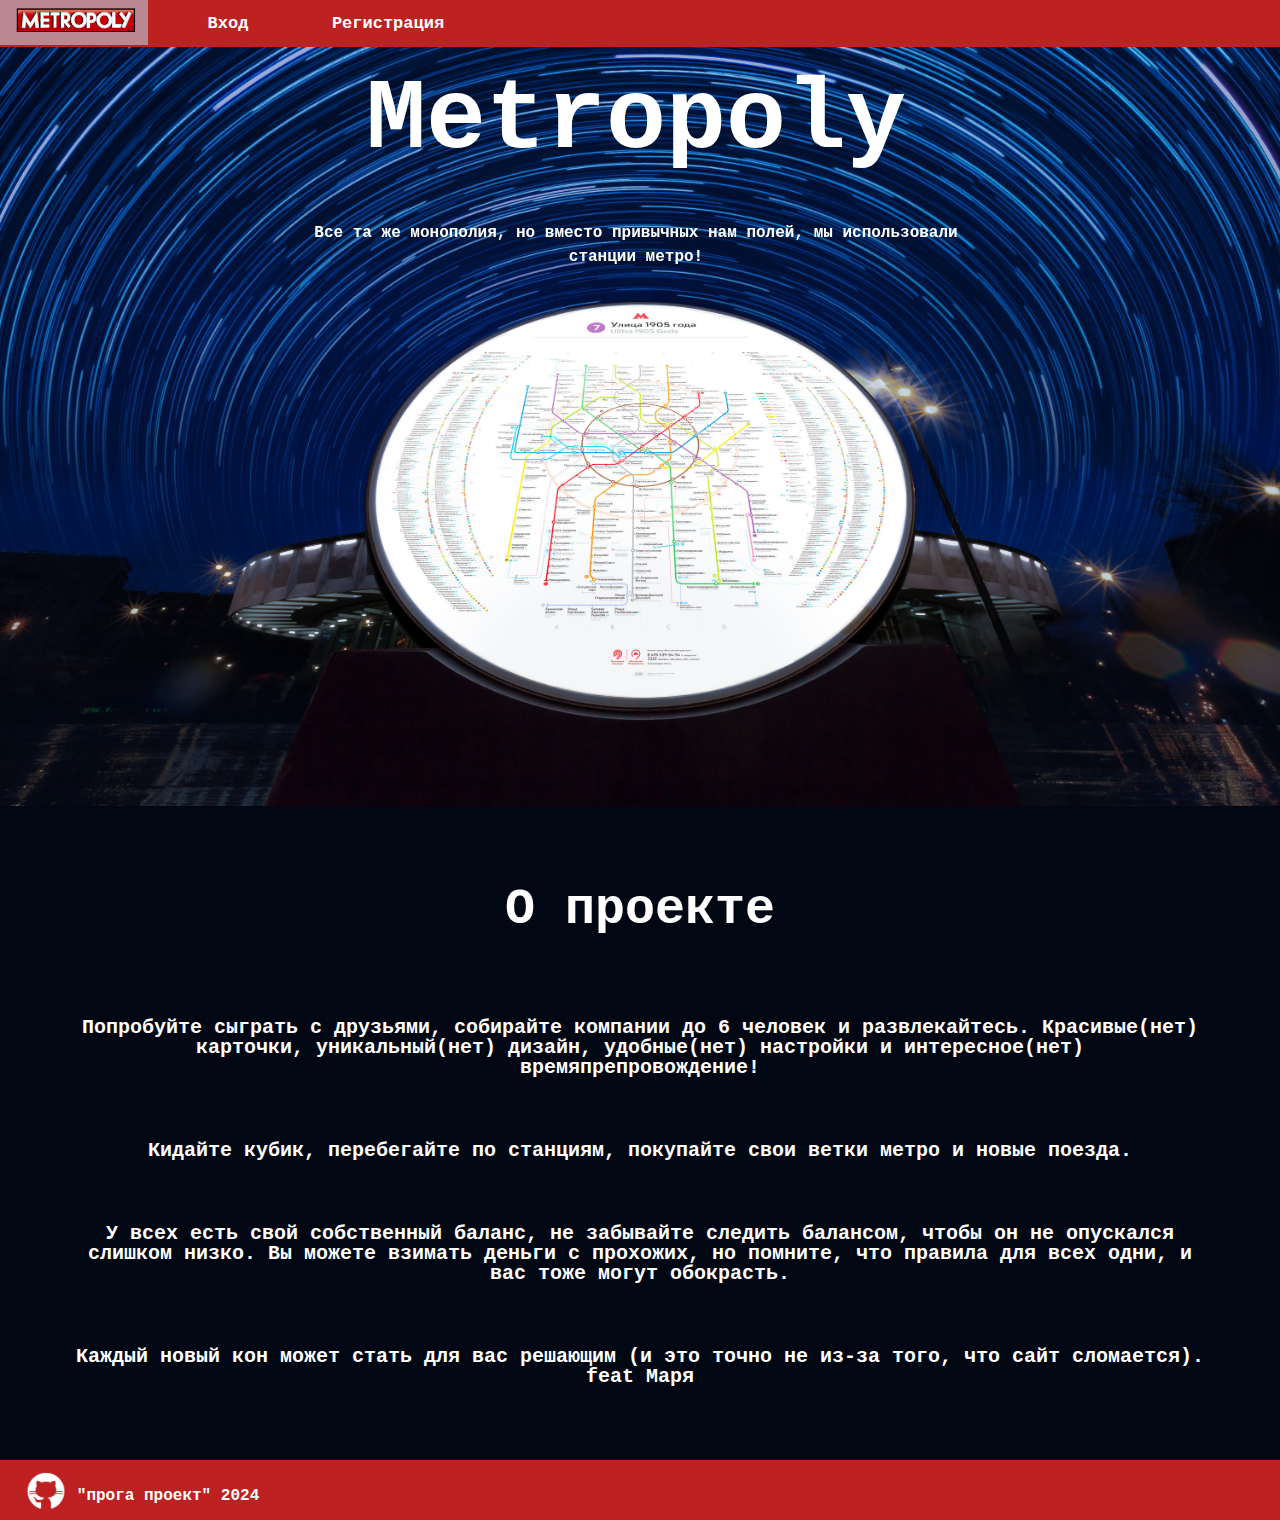
<file: metro/html/index.html>
<!DOCTYPE html>
<html lang="ru">
<head>
  <meta charset="UTF-8">
  <meta name="viewport" content="width=device-width, initial-scale=1.0">
  <title>Добро пожаловать!</title>
  <link rel="stylesheet" href="../css/index.css">
  <link rel="stylesheet" href="https://fonts.google.com/share?selection.family=El+Messiri:wght@400..700"/>
</head>

<body>

  <div class="container">
    <div class="topnav">
        <a class="click" href="#" style="padding: 0 20px 0 0;" onclick="to-main"><img src="../media/images/logo.svg" width="150" height="40" position="relative" left="0"></a>
        <a class = "click" href="#" onclick="enter">Вход</a>
        <a class = "click" href="#" onclick="reg" >Регистрация</a>
    </div>
    <div style="overflow: hidden; position:absolute; left: 20%; top:5%;">
      <div class="text_container">
        <h1 style="color:white;">
            <span>Metropoly</span>
        </h1>
        
    </div>
    <div class = "text_container">
      <h1 style="color:white; font-size:medium;">
        <span style = "line-height:1.5;">Все та же монополия, но вместо привычных нам полей, мы использовали станции метро!</span></h1>

    </div>
  </div>
    <img src = "../media/images/main_backgound.jpg" width="100%" height="100%">
  </div>
  </div>
  <center>  
    <h1 style="color:white;">
      <span style="font-size: 50px; padding: 10px; margin: 5% 3% 0% 3%;">О проекте</span>
    </h1>
    <h1 style="color:white; font-size: 20px;  padding: 10px; margin: 0%; 5%">
    <span style=" margin: 5%;">Попробуйте сыграть с друзьями, собирайте компании до 6 человек и развлекайтесь. Красивые(нет) карточки, уникальный(нет) дизайн, удобные(нет) настройки и интересное(нет) времяпрепровождение!</span>
    <span style=" margin: 5%;">Кидайте кубик, перебегайте по станциям, покупайте свои ветки метро и новые поезда.</span>
    <span style=" margin: 5%;">У всех есть свой собственный баланс, не забывайте следить балансом,  чтобы он не опускался слишком низко. Вы можете взимать деньги с прохожих, но помните, что правила для всех одни, и вас тоже могут обокрасть. </span>
    <span style=" margin: 5%;">Каждый новый кон может стать для вас решающим (и это точно не из-за того, что сайт сломается). feat Маря</span>
    </h1>
  </center>

  <div class="down-part">
    <a href="https://github.com/TheFlotingCat/Metropoly" style="left:2%; position: absolute; transform: translate(0, 25%);"><img src="../media/images/icons/github-l.png" height="40" width="40" /></a>
    <p style="left:6%; position: absolute; top:45%; color: white;">"прога проект" 2024</p>
  </div>



<!-- </div> -->
<h1> </h1>
</body>
</html>
</file>
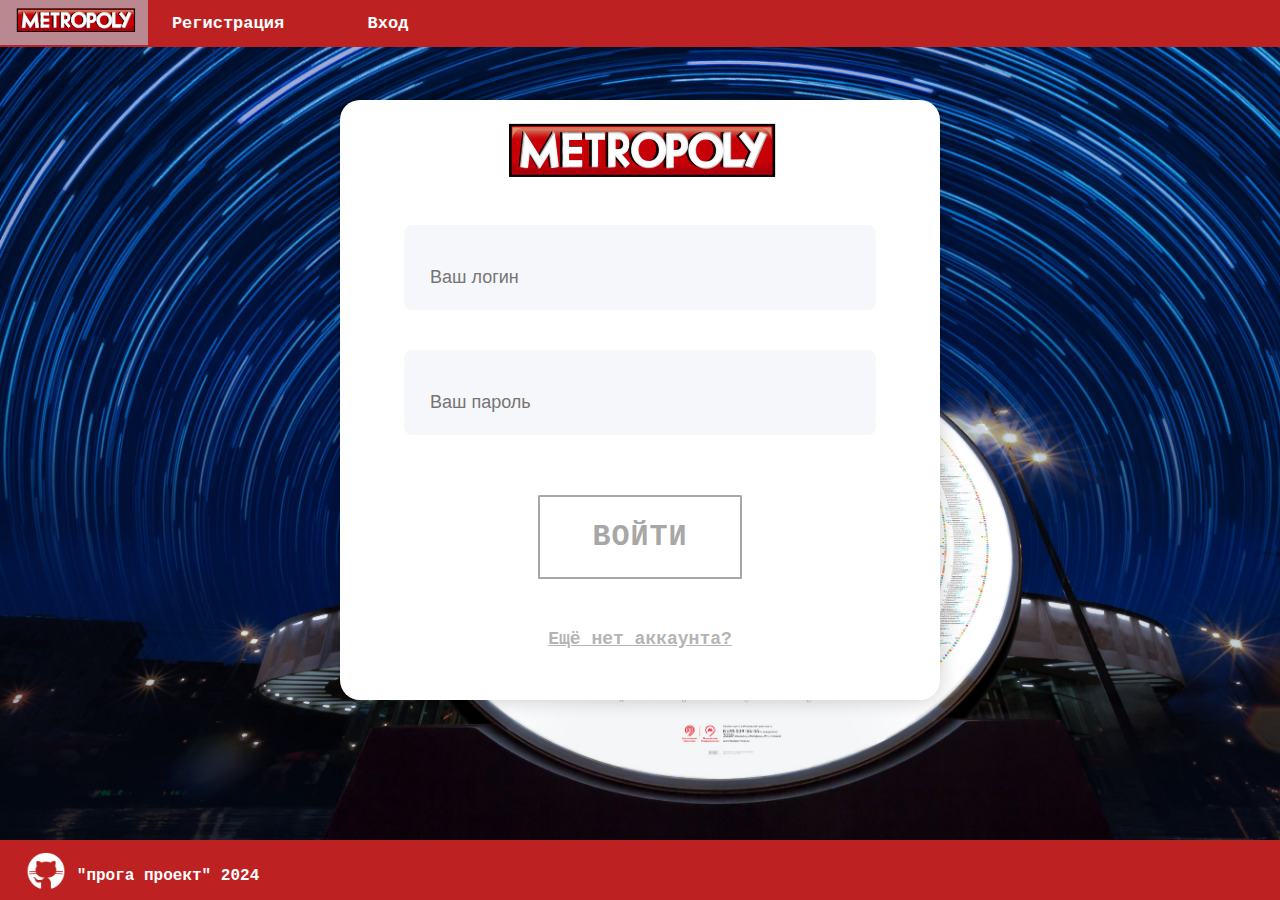
<file: metro/html/auth.html>
<!DOCTYPE html>
<head>
    <meta charset="UTF-8">
    <meta name="viewport" content="width=device-width, initial-scale=1.0">
    <link rel="stylesheet" href="../css/auth.css">
    <link rel="stylesheet" href="https://fonts.google.com/share?selection.family=El+Messiri:wght@400..700"/>
    <title>Вход</title>
    <link rel="icon" type="image/x-icon" href="https://upload.wikimedia.org/wikipedia/commons/thumb/5/5f/Mosmetro.svg/2560px-Mosmetro.svg.png">
</head>
<body>
    <div class="container">
    
        <div class="topnav">
          <a class="click" href="#" style="padding: 0 20px 0 0;" onclick="to-main"><img src="../media/images/logo.svg" width="150" height="40" position="relative" left="0"></a>
          <a class = "click" href="#" onclick="reg">Регистрация</a>
          <a class = "click" href="#" onclick="auth">Вход</a>
        </div>
      </div>
    <center>
    <div class = 'container_reg'>
        <img src="../media/images/logo.svg" width="300" height="100">
    <form method="post">
        <input type="text" id="login" name="login" placeholder="Ваш логин">

        <input type="password" id="password" name="password" placeholder="Ваш пароль">
          <a href="#" class = "btn" onclick="enter"><span>Войти</span></a>
            <a href="#" class ="switcher" onclick="to-reg">Ещё нет аккаунта?</a>    
    </form>
    
    </div>
    </center>
    <div class="down-part">
      <a href="https://github.com/TheFlotingCat/Metropoly" style="left:2%; position: absolute; transform: translate(0, 25%);"><img src="../media/images/icons/github-l.png" height="40" width="40" /></a>
      <p style="left:6%; position: absolute; top:45%; color: white;">"прога проект" 2024</p>
    </div>
  
</body>
</html>
</file>
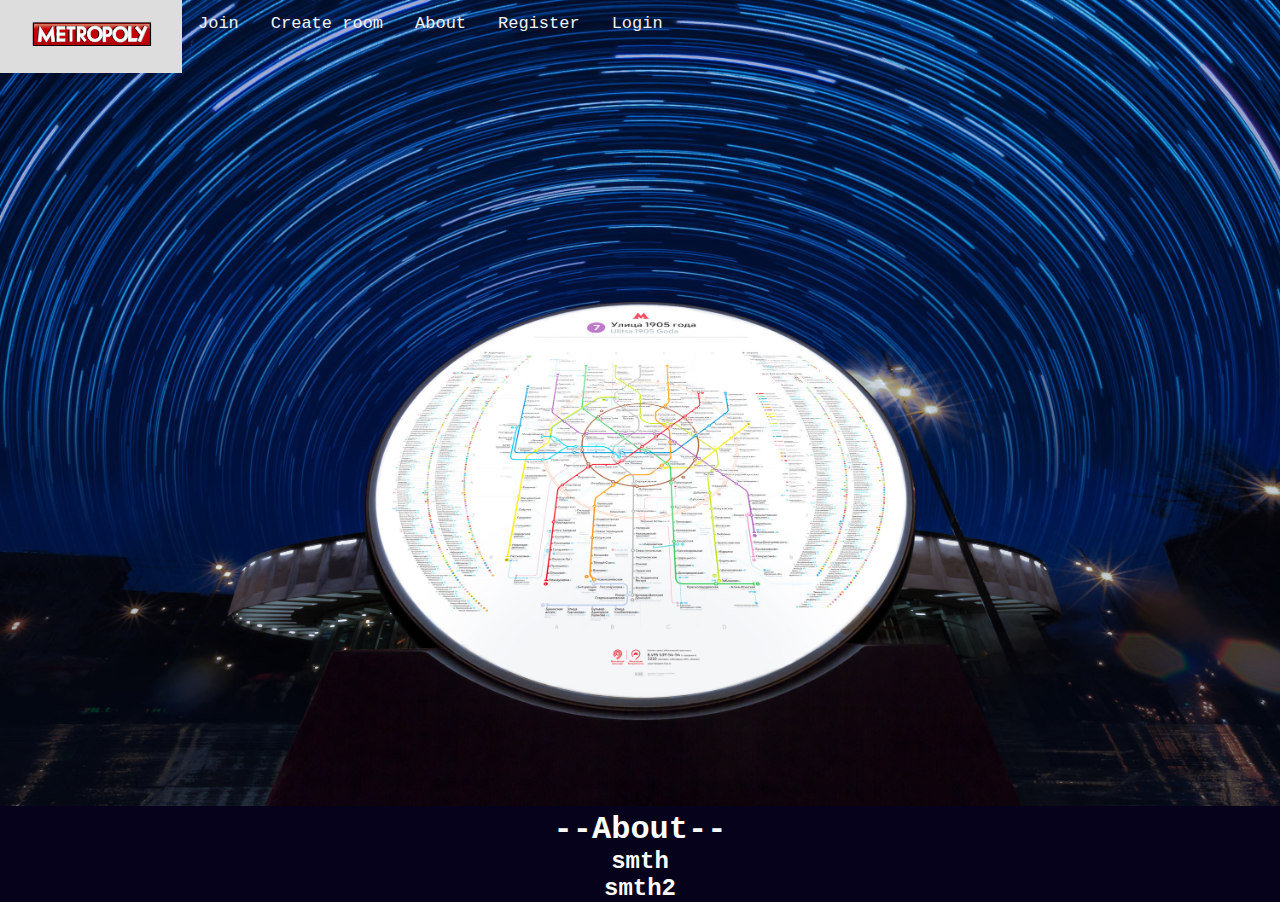
<file: metro/html/choise.html>
<!DOCTYPE html>
<html lang="ru">
<head>
  <meta charset="UTF-8">
  <meta name="viewport" content="width=device-width, initial-scale=1.0">
  <title>Добро пожаловать!</title>
  <link rel="stylesheet" href="../css/choise.css">
  <link rel="stylesheet" href="https://fonts.google.com/share?selection.family=El+Messiri:wght@400..700"/>
</head>

<body>

<!-- <div style = "width: 100%; height: 100%;"> -->
  <!-- <img src = "../media/images/main_backgound.jpg" width="100%" height="100%"> -->
  <!-- <header id="showcase">
    <h1>Welcome to Metropoly!</h1>
    <a href = "../html/auth.html">Играть!</a>
  </header> -->
  <div class="container">
    
    
    <div class="topnav">
      <a class="click" href="../html/choise.html"><img src="../media/images/logo.svg" width="150" height="40" ></a>
        <a class = "click" href="./join.html">Join</a>
        <a class = "click" href="./create_room.html">Create room</a>
        <a class = "click" href="#about">About</a>
        <a class = "click" href="./register.html">Register</a>
        <a class = "click" href="./auth.html" >Login</a>
    </div>
    <!-- <h1 style="color:white; padding-top: 5%;"> dsjodjsids</h1> -->
    <img src = "../media/images/main_backgound.jpg" width="100%" height="100%">
    
      
      
  </div>
    


  </div>

  <center>  
    <h1 style="color:white;">--About--</h1>
    <h2 style="color:white;">smth</h2>
    <h2 style="color:white;">smth2</h2>
  </center>



<!-- </div> -->
<h1> </h1>
</body>
</html>
</file>
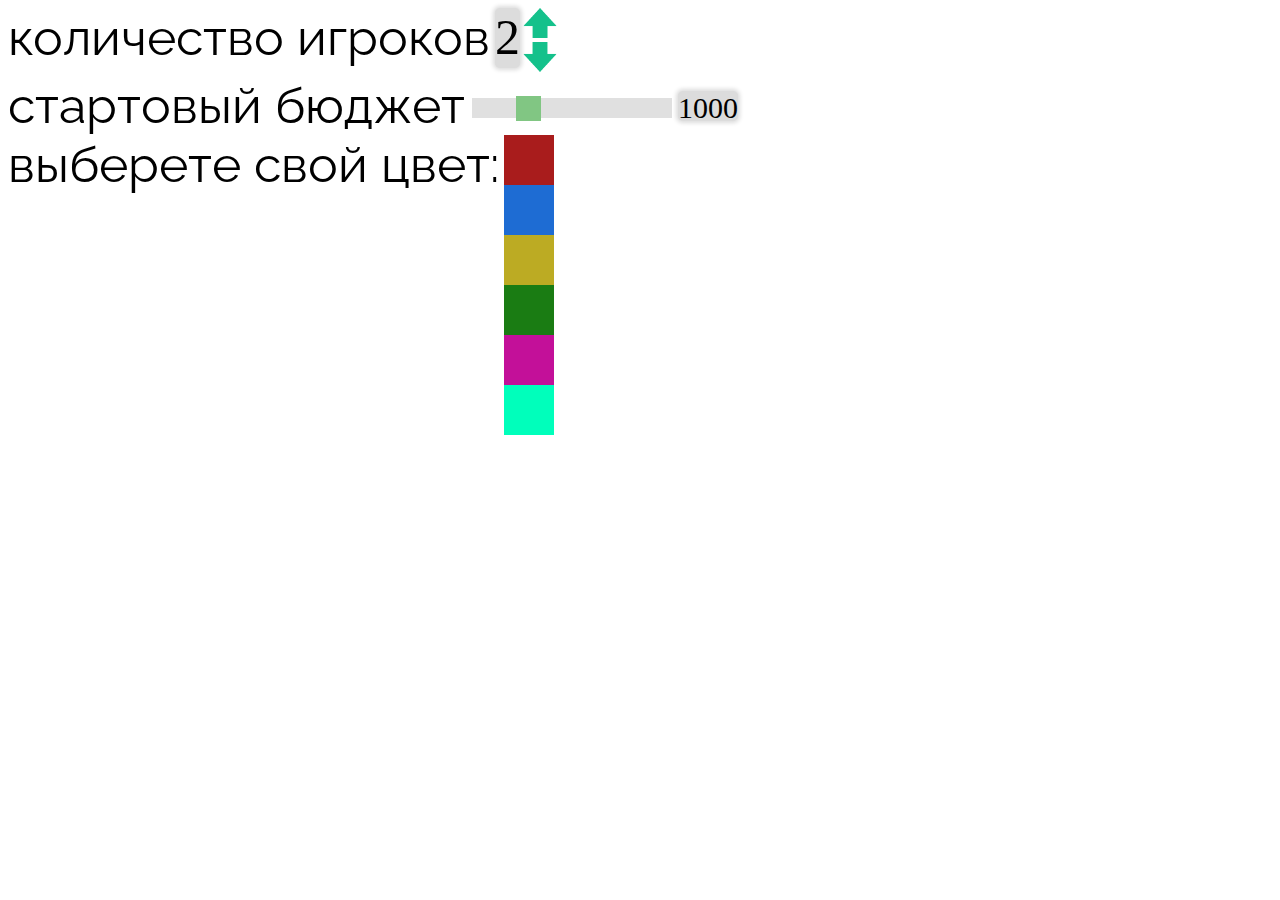
<file: metro/html/create_room.html>
<!DOCTYPE html>
<html lang="en">
<head>
    <meta charset="UTF-8">
    <meta name="viewport" content="width=device-width, initial-scale=1.0">
    <link rel="stylesheet" href="../css/styles_creating_room.css">
    <link rel="preconnect" href="https://fonts.gstatic.com">
    <link href="https://fonts.googleapis.com/css2?family=Raleway:wght@400;700&display=swap" rel="stylesheet">
    <title>Metopoly</title>
</head>
<body>
    <div class="setting_container">
        <div class="setting_title">количество игроков</div>
        <div class="counter_container" id="amount_players">2</div>
        <div class="array_container">
            <div id="up_arrow_container">
                <img src="../media/images/icons/arrow.png" alt="" id="up_arrow">
            </div>
            <div id="down_arrow_container">
                <img src="../media/images/icons/arrow.png" alt="" id="down_arrow">
            </div>
        </div>
    </div>

    <div class="setting_container">
        <div class="setting_title">стартовый бюджет</div>
        
        <div class="slider-container">
            <input class="slider" type="range" min="500" max="2500" value="1000">
            <span class="counter_container" id="slider_value">1000</span>
        </div>
    </div>
    
    <div class="setting_container">
        <div class="setting_title">выберете свой цвет:</div>
        <br>
        <div class="colors_selection">
            <div class="color_box" style="background-color: rgb(169, 28, 28);"></div>
            <div class="color_box" style="background-color: rgb(30, 108, 211);"></div>
            <div class="color_box" style="background-color: rgb(188, 171, 35);"></div>
            <div class="color_box" style="background-color: rgb(26, 124, 19);"></div>
            <div class="color_box" style="background-color: rgb(195, 16, 153);"></div>
            <div class="color_box" style="background-color: rgb(0, 255, 187);"></div>
        </div>
    </div>
    
    <script src="https://ajax.googleapis.com/ajax/libs/jquery/3.7.1/jquery.min.js"></script>
    <script src="../js/room/script_create_room.js"></script>
</body>
</html>
</file>
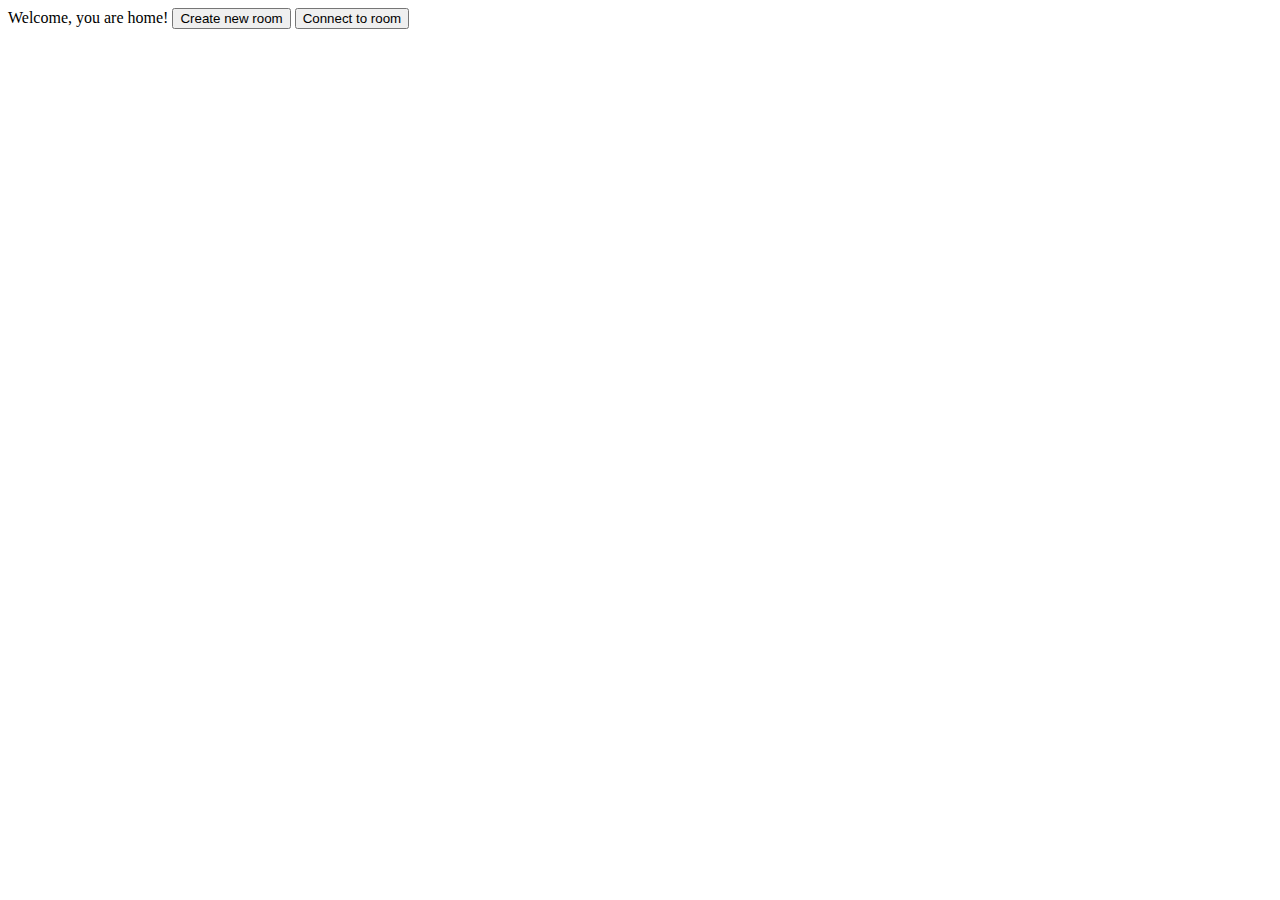
<file: metro/html/home.html>
<!DOCTYPE html>
<html lang="en">
<head>
    <meta charset="UTF-8">
    <meta name="viewport" content="width=device-width, initial-scale=1.0">
    <title>Home</title>
</head>
<body>
    Welcome, you are home!
    <button id="create_room" >Create new room</button>
    <button id="connect_to_room" >Connect to room</button>
</body>
</html>
</file>
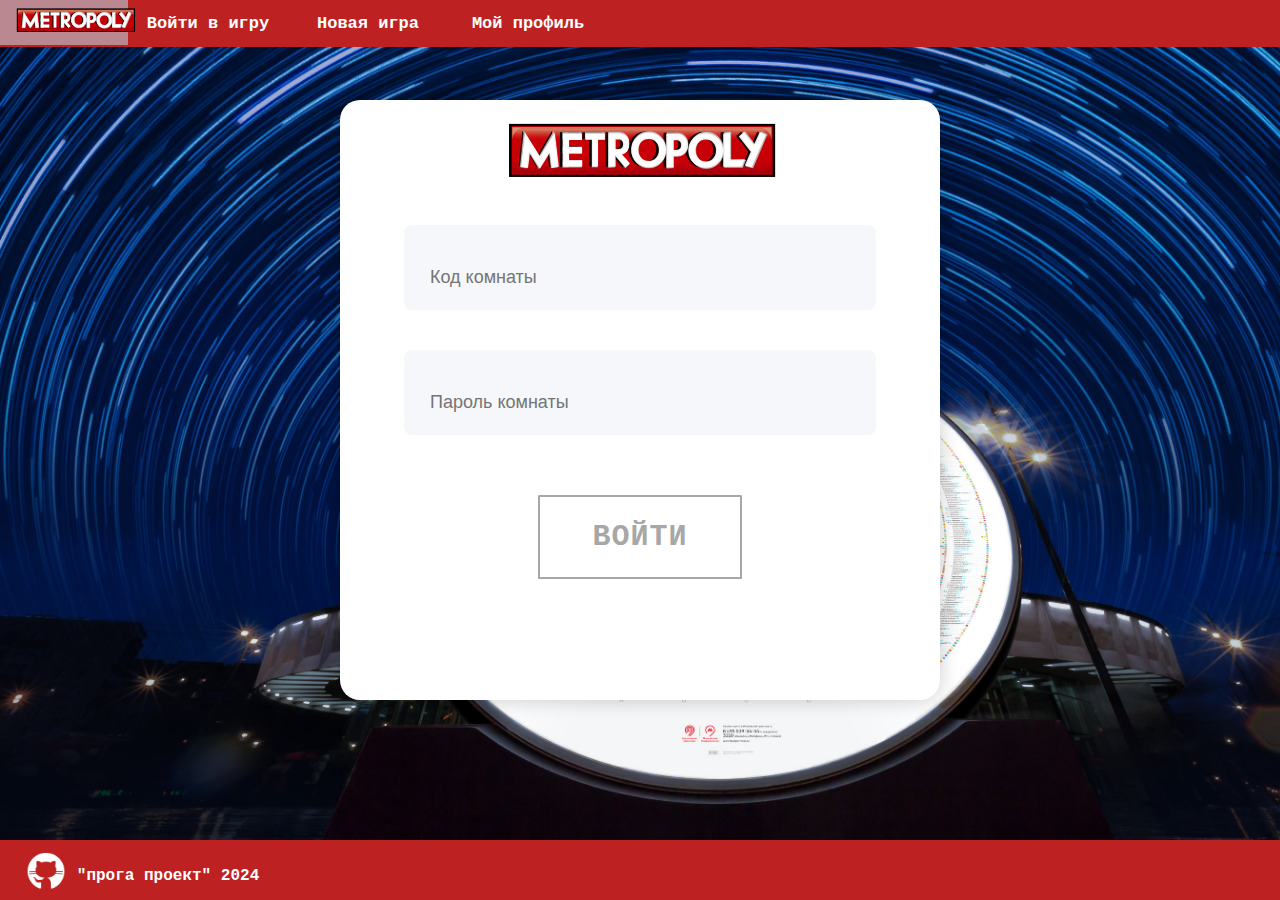
<file: metro/html/join.html>
<!DOCTYPE html>
<head>
    <meta charset="UTF-8">
    <meta name="viewport" content="width=device-width, initial-scale=1.0">
    <link rel="stylesheet" href="../css/join.css">
    <link rel="stylesheet" href="https://fonts.google.com/share?selection.family=El+Messiri:wght@400..700"/>
    <title>Войти в игру</title>
    <link rel="icon" type="image/x-icon" href="https://upload.wikimedia.org/wikipedia/commons/thumb/5/5f/Mosmetro.svg/2560px-Mosmetro.svg.png">
</head>
<body>
    <div class="container">
    
        <div class="topnav">
          <a class="click" href=".#" style="padding: 0 0px 0 0;" onclick="to-main"><img src="../media/images/logo.svg" width="150" height="40" position="relative" left="0"></a>
          <a class = "click" href="#" onclick="join">Войти в игру</a>
          <a class = "click" href="#" onclick="newg">Новая игра</a>
          <a class = "click" href="#" onclick="me">Мой профиль</a>
        </div>
      </div>
    <center>
    <div class = 'container_reg'>
        <img src="../media/images/logo.svg" width="300" height="100">
    <form method="post">
        <input type="text" id="room_id" name="room_id" placeholder="Код комнаты">
        <input type="password" id="room_password" name="room_password" placeholder="Пароль комнаты">
        <a href="#" class = "btn" onclick="enter"><span>Войти</span></a>
    </form>
    
    </div>
    </div>
   </center>
    <div class="down-part">
      <a href="https://github.com/TheFlotingCat/Metropoly" style="left:2%; position: absolute; transform: translate(0, 25%);"><img src="../media/images/icons/github-l.png" height="40" width="40" /></a>
      <p style="left:6%; position: absolute; top:45%; color: white;">"прога проект" 2024</p>
    </div>
  
</body>
</html>
</file>
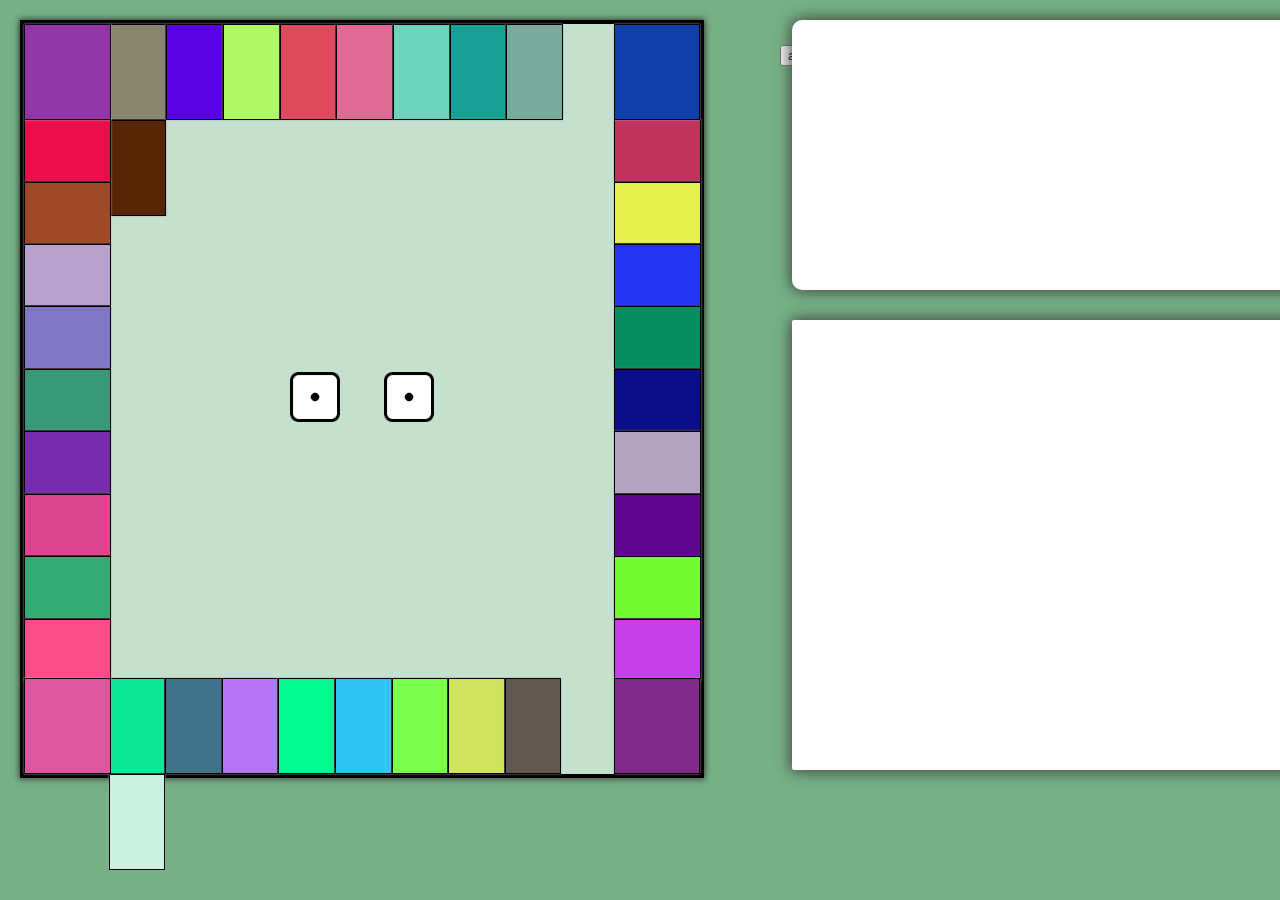
<file: metro/html/room.html>
<!DOCTYPE html>
<html lang="en">

<head>
    <meta charset="UTF-8">
    <meta name="viewport" content="width=device-width, initial-scale=1.0">
    <link rel="icon" type="image/x-icon" href="https://upload.wikimedia.org/wikipedia/commons/thumb/5/5f/Mosmetro.svg/2560px-Mosmetro.svg.png">
    <link rel="stylesheet" href="../css/styles_room.css">
    <link rel="preconnect" href="https://fonts.gstatic.com">
    <link href="https://fonts.googleapis.com/css2?family=Raleway:wght@400;700&display=swap" rel="stylesheet">
    <title>Game room</title>
</head>

<body>
    <!-- <img src = "../assets/currency"/> -->
    
    <div id="gameboard" class = "gameboard">
        <div class="dice_countiner">
            <img src="../media/images/dice/dice1.png" alt="">
            <img src="../media/images/dice/dice1.png" alt="">
        </div>
        <div id="field1" class="field_edge" ></div>
        <div id = "left_container" class = "field_container_cl" style = "left: 12.7%;">
            <div id="field2" class="field_cl"></div>

            <div id="field3" class="field_cl"></div>
            <div id="field4" class="field_cl"></div>
            <div id="field5" class="field_cl"></div>
            <div id="field6" class="field_cl" ></div>
            <div id="field7" class="field_cl"></div>
            <div id="field8" class="field_cl"></div>
            <div id="field9" class="field_cl" ></div>
            <div id="field10" class="field_cl"></div>
        </div>

        <div id="field11" class="field_edge" style = "top: 0; right:0;"></div>

        <div id = "left_container" class = "field_container_rv" style = "right: 0.2%; top: 12.7%;">
            <div id="field12" class="field_rv "></div>
            <div id="field13" class="field_rv " ></div>
            <div id="field14" class="field_rv "></div>
            <div id="field15" class="field_rv "></div>
            <div id="field16" class="field_rv "></div>
            <div id="field17" class="field_rv "></div>
            <div id="field18" class="field_rv "></div>
            <div id="field19" class="field_rv "></div>
            <div id="field20" class="field_rv "></div>
        </div>

        
        <div id="field21" class="field_edge" style = "right: 0; bottom: 0;"></div>
        
        <div id = "left_container" class = "field_container_cl" style = "left: 12.5%; bottom:2px;">
            <div id="field30" class="field_cl" ></div>
            <div id="field29" class="field_cl"></div>
            <div id="field28" class="field_cl"></div>
            <div id="field27" class="field_cl"></div>
            <div id="field26" class="field_cl"></div>
            <div id="field25" class="field_cl"></div>
            <div id="field24" class="field_cl"></div>
            <div id="field23" class="field_cl"></div>
            <div id="field22" class="field_cl"></div>
        </div>

        
        <div id="field31" class="field_edge" style = "bottom: 0; left: 0;"></div>
        <div id = "left_container" class = "field_container_rv" style = "left: 0; top: 12.7%;">
            <div id="field40" class="field_rv"></div>
            <div id="field39" class="field_rv"></div>
            <div id="field38" class="field_rv"></div>
            <div id="field37" class="field_rv"></div>
            <div id="field36" class="field_rv"></div>
            <div id="field35" class="field_rv"></div>
            <div id="field34" class="field_rv"></div>
            <div id="field33" class="field_rv"></div>
            <div id="field32" class="field_rv"></div>
        </div>
    </div>
    
    <button id="button_add_player">add player</button>
    <button id="button_start_game">start game</button>
    <div id="info_board">
        <div id="leaderboard" class = "leaderboard">
        </div>
    
        <div id="databoard" class = "databoard">
            <!-- <div> -->
                <!-- <p class="station_price_info_title">проезд по пустой станиции</p>
                <p class="station_price_info_value">60</p> -->
            <!-- </div> -->
            <!-- <div class="station_name"></div> -->
            <!-- <div class="station_price">240</div> -->
        </div>
    </div>
    <aside>
        <div class="money"></div>
        <button id="button_buy_station">buy</button>
        <button id="button_buy_train">
            <img src="../media/images/icons/train.png" id="icon_train" alt="">
        </button>
    </aside>

    <script src="https://ajax.googleapis.com/ajax/libs/jquery/3.7.1/jquery.min.js"></script>
    <script src="../js/room/script_room.js"></script>
</body>

</html>
</file>
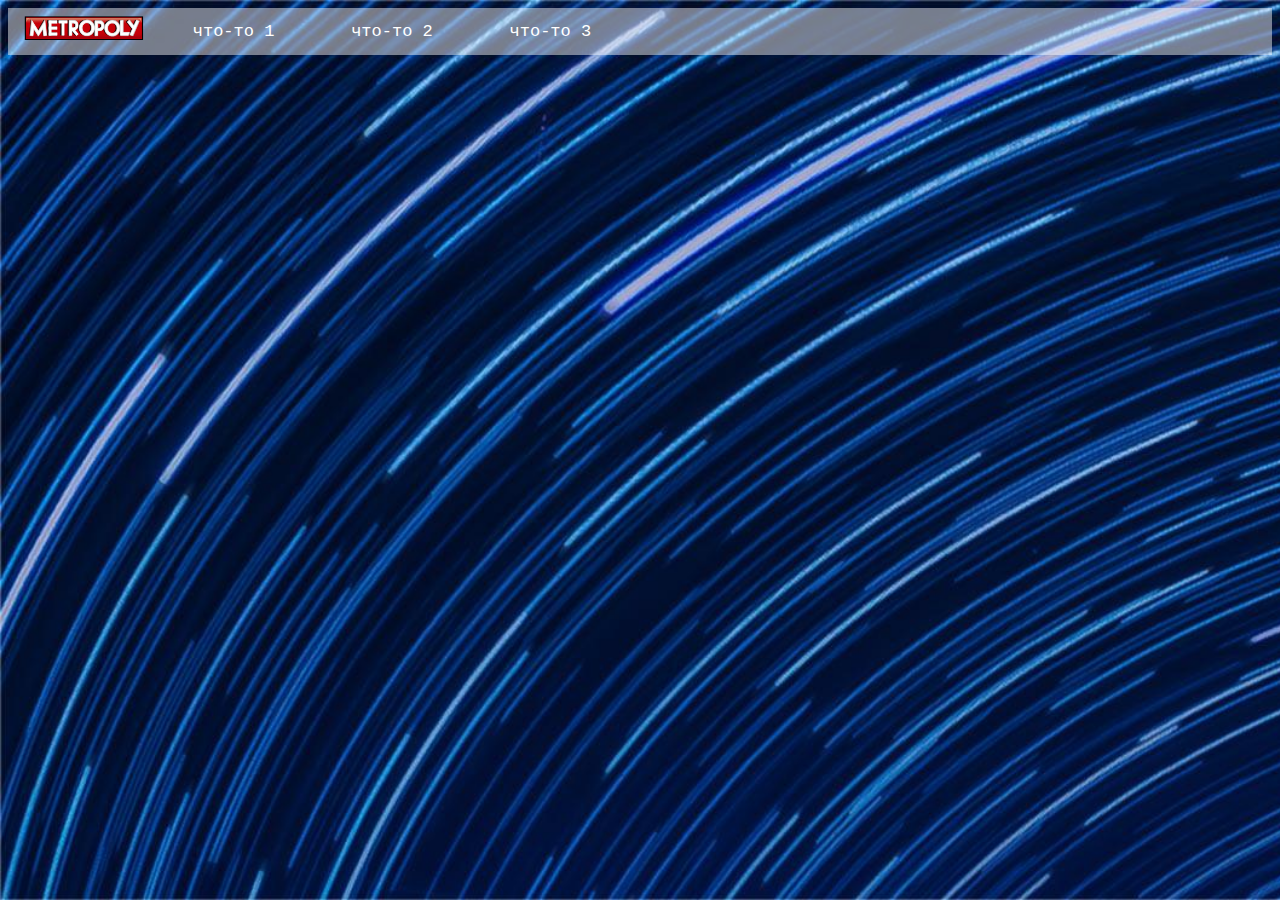
<file: metro/html/shapka.html>
<!DOCTYPE html>
<head>
    <meta charset="UTF-8">
    <meta name="viewport" content="width=device-width, initial-scale=1.0">
    <link rel="stylesheet" href="../css/shapka.css">
    <title>шапка хеххехеххехеххех</title>
    <link rel="icon" type="image/x-icon" href="https://upload.wikimedia.org/wikipedia/commons/thumb/5/5f/Mosmetro.svg/2560px-Mosmetro.svg.png">

</head>
<body>
    <div class="container">
    
        <div class="topnav">
          <a class="click" href="../html/index.html" style="padding: 0 20px 0 0;"><img src="../media/images/logo.svg" width="150" height="40" position="relative" left="0"></a>
          <a class = "click" href="./index.html">что-то 1</a>
          <a class = "click" href="./register.html">что-то 2</a>
          <a class = "click" href="./auth.html" >что-то 3</a>
        </div>
      </div>
</body>
</html>
</file>
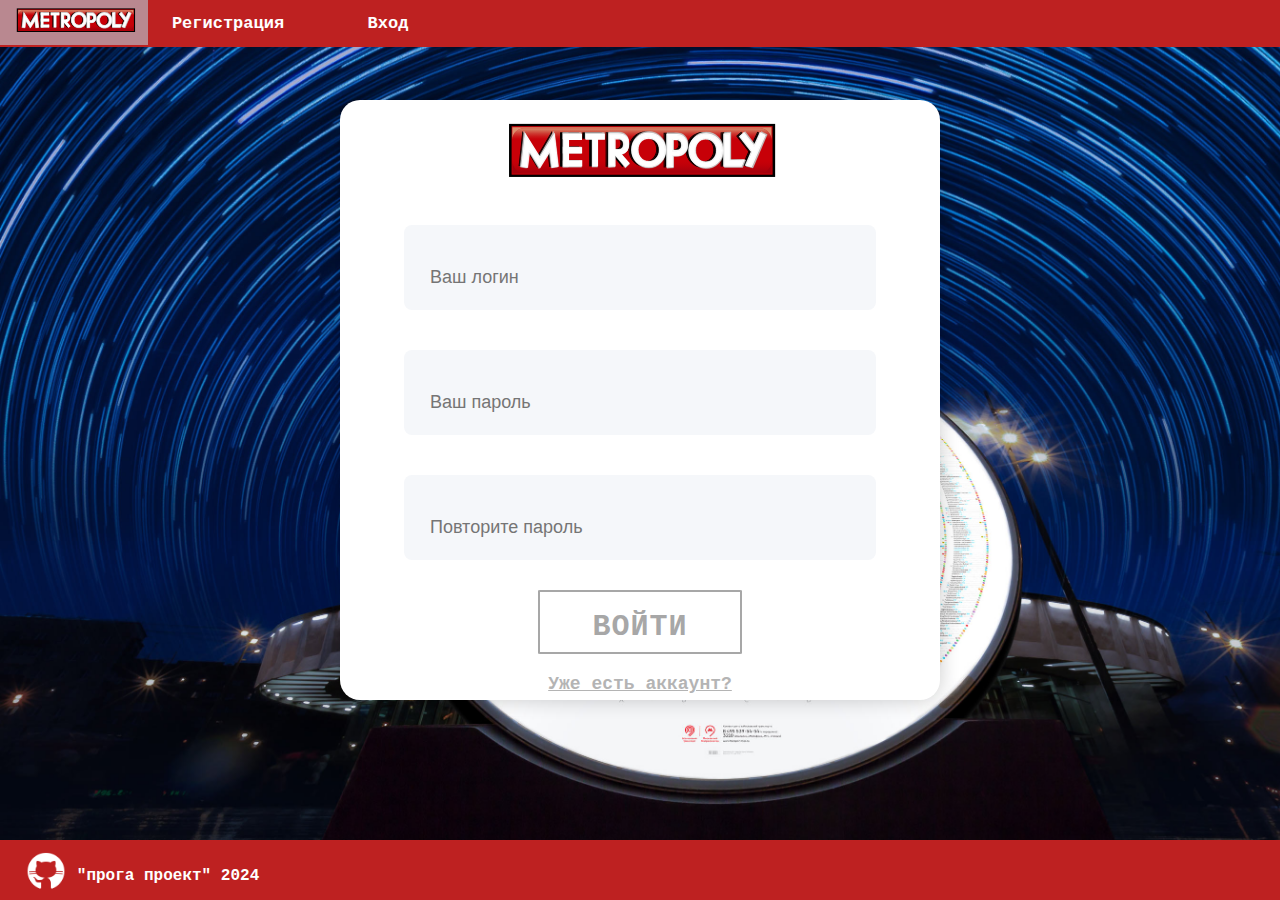
<file: metro/html/signin.html>
<!DOCTYPE html>
<head>
    <meta charset="UTF-8">
    <meta name="viewport" content="width=device-width, initial-scale=1.0">
    <link rel="stylesheet" href="../css/signin.css">
    <link rel="stylesheet" href="https://fonts.google.com/share?selection.family=El+Messiri:wght@400..700"/>
    <title>Регистрация</title>
    <link rel="icon" type="image/x-icon" href="https://upload.wikimedia.org/wikipedia/commons/thumb/5/5f/Mosmetro.svg/2560px-Mosmetro.svg.png">
</head>
<body>
    <div class="container">
    
        <div class="topnav">
          <a class="click" href="#" style="padding: 0 20px 0 0;" onclick="to-main"><img src="../media/images/logo.svg" width="150" height="40" position="relative" left="0"></a>
          <a class = "click" href="./register.html" onclick="reg">Регистрация</a>
          <a class = "click" href="./auth.html" onclick="auth" >Вход</a>
        </div>
      </div>
    <center>
    <div class = 'container_reg'>
        <img src="../media/images/logo.svg" width="300" height="100">
    <form method="post">
        <input type="text" id="login" name="login" placeholder="Ваш логин">
        <input type="password" id="password" name="password" placeholder="Ваш пароль">
        <input type="password" id="password_check" name="password_check" placeholder="Повторите пароль">
          <a href="#" class = "btn" onclick="enter"><span>Войти</span></a>
            <a href="#" class ="switcher" onclick="to-auth">Уже есть аккаунт?</a>    
    </form>
      
    </div>
    </center>
    <div class="down-part">
      <a href="https://github.com/TheFlotingCat/Metropoly" style="left:2%; position: absolute; transform: translate(0, 25%);"><img src="../media/images/icons/github-l.png" height="40" width="40" /></a>
      <p style="left:6%; position: absolute; top:45%; color: white;">"прога проект" 2024</p>
    </div>  
</body>
</html>
</file>
<file: metro/css/index.css>
*{
  margin:0 ;
  padding:0;
}

body {

  text-align: center;

  background-color: rgb(2, 7, 20);
  font-family: "Lucida Console", "Courier New", monospace;
  /* font-style: inherit; */
  /* font-family: Helvetica; */
  font-weight:900;
}

.wrapper{
  position: fixed;
  top: 50%;
  left: 50%;
  transform: translate(-50%, -50%);
}

.topnav {
  /* overflow: hidden; */
  background-color: #be2121;
  position:fixed;
  width:100%;
  list-style-type: none;
  margin: 0;
  padding: 0;
  top: 0;


}
.topnav a.click {
  float: left;
  color: #ffffff;
  height: 100%;
  width: 10%;
  position: relative;
  text-align: center;
  padding: 14px 16px;
  text-decoration: none;
  display: block;
  font-size: 17px;

  
}

.topnav a.click:hover {
  background-color: #b5e4f487;
  color: rgb(255, 255, 255);
}

.topnav a.click.active {

  color: rgb(250, 250, 250);
}




.main-header{
  position: absolute; 
top: 50%;
 left: 50%; 
transform: translate(-50%, -50%);
color:aliceblue;
font-size: large;
}
.container {
  position: relative;
}


.text_container {
  padding: 20px 20px 20px;
  width: 700px;

  margin: 10px;
}
h1 {
  margin: 0%;
  text-align: center;
  font-size: 100px;
  overflow: hidden;
  line-height: 1;
}
h1 span {
  display: block;
  animation: reveal 1.5s cubic-bezier(0.77, 0, 0.175, 1) 0.5s;
}

@keyframes reveal {
  0% {
    transform: translate(0,100%);
  }
  100% {
    transform: translate(0,0);
  }
}


.btn{
  display: block;
  animation: reveal 3s cubic-bezier(0.77, 0, 0.175, 1) 0.5s;

  width: 150px;
  height: 50px;
  line-height: 50px;
  font-weight: bold;
  text-decoration: none;
  background: #cd323200;
  text-align: center;
  color: #ffffff;
  text-transform: uppercase;
  letter-spacing: 1px;
  border: 2px solid #a7a7a7;
  box-shadow: rgb(193, 193, 193);
  transition: all .35s;
  margin: 10px;
  border-radius: 1%;

}

.btn:hover{
  width: 115px;
  border: 3px solid #2ecc71;
  background: transparent;
  color: #2ecc71;
}

.down-part{
  width: 100%;
  height: 60px;
  background-color:#be2121;
  /* background-color:#be2121; */
  position: relative;
  bottom:0;
  margin: auto;
  text-align: center;

}
h1.line {
  line-height: 1.5;
}
</file>
<file: metro/css/auth.css>
*{
  margin:0 ;
  padding:0;
}

html{
  min-height: 100%;
  /* height: 100%; */
}
body {
  -webkit-background-size: cover;
  -moz-background-size: cover;
  -o-background-size: cover;
  background-size: cover;
  text-align: center;

  background-color: rgb(2, 7, 20);
  font-family: "Lucida Console", "Courier New", monospace;
  /* font-style: inherit; */
  /* font-family: Helvetica; */
  font-weight:900;
  background-image: url(../media/images/main_backgound.jpg);
  /* background-color: ; */
}

form {
  display: flex;
  flex-direction: column;
  align-items: center;

}

input[type="text"] {
  width: 70%;
  height: 52px;
  padding: 26px 26px 7px;
  border: 0;
  border-radius: 8px;
  font-size: 18px;
  line-height: 18px;
  background: #f5f7fa;
  margin:20px;
}
input[type="password"] {
  width: 70%;
  height: 52px;
  padding: 26px 26px 7px;
  border: 0;
  border-radius: 8px;
  font-size: 18px;
  line-height: 18px;
  background: #f5f7fa;
  margin:20px;
}

.wrapper{
  position: fixed;
  top: 50%;
  left: 50%;
  transform: translate(-50%, -50%);
}

.topnav {
  /* overflow: hidden; */
  background-color: #be2121;
  position:fixed;
  width:100%;
  list-style-type: none;
  margin: 0;
  padding: 0;
  top: 0;


}
.topnav a.click {
  float: left;
  color: #ffffff;
  height: 100%;
  width: 10%;
  position: relative;
  text-align: center;
  padding: 14px 16px;
  text-decoration: none;
  display: block;
  font-size: 17px;

  
}

.topnav a.click:hover {
  background-color: #b5e4f487;
  color: rgb(255, 255, 255);
}

.topnav a.click.active {

  color: rgb(250, 250, 250);
}




.main-header{
  position: absolute; 
top: 50%;
 left: 50%; 
transform: translate(-50%, -50%);
color:aliceblue;
font-size: large;
}
.container {
  position: relative;
  padding-bottom: 100px;
}

.btn{
  display: block;
  animation: reveal 3s cubic-bezier(0.77, 0, 0.175, 1) 0.5s;
  width: 200px;
  height: 80px;
  font-size: 30px;
  line-height: 80px;
  font-weight: bold;
  text-decoration: none;
  background: #cd323200;
  text-align: center;
  color:  #a7a7a7;
  text-transform: uppercase;
  letter-spacing: 1px;
  border: 2px solid #a7a7a7;
  box-shadow: rgb(193, 193, 193);
  transition: all .35s;
  margin: 40px;
  border-radius: 1%;
  position: relative;
  top: 10%;
}

.btn:hover{
  width: 175px;
  border: 3px solid #2ecc71;
  background: transparent;
  color: #2ecc71;

}

.down-part{
  width: 100%;
  height: 60px;
  background-color:#be2121;
  /* background-color:#be2121; */
  position: absolute;
  bottom: 0;
  margin: auto;
  text-align: center;


}
h1.line {
  line-height: 1.5;
}
.link_wrapper{
  position: relative;
}
.container_reg{
  height: 600px;
  width: 600px;
  background-color: rgb(255, 255, 255);
  border-radius: 20px;
  border-color:rgb(0, 0, 0);
  box-shadow: 0 0 20px rgba(0, 0, 0, 0.2);
  position:relative

}

.switcher{
color: rgb(180, 180, 180); 
font-size: 18px;
margin: 10px;
}
</file>
<file: metro/css/choise.css>
*{
  margin:0 ;
  padding:0;
}

body {

  text-align: center;

  background-color: rgb(7, 2, 28);
  font-family: "Lucida Console", "Courier New", monospace;
  font-style: inherit;
}

.wrapper{
  position: fixed;
  top: 50%;
  left: 50%;
  transform: translate(-50%, -50%);
}

.topnav {
  overflow: hidden;
  background-color: #2b1e1e00;
  position:absolute
  
}

.topnav a.click {
  float: left;
  color: #f2f2f2;
  text-align: center;
  padding: 14px 16px;
  text-decoration: none;
  font-size: 17px;

  
}

.topnav a.click:hover {
  background-color: #ddd;
  color: black;
}

.topnav a.click.active {

  color: white;
}



.main-header{
  position: absolute; 
top: 50%;
 left: 50%; 
transform: translate(-50%, -50%);
color:aliceblue;
font-size: large;
}
.container {
  position: relative;
}
</file>
<file: metro/css/styles_creating_room.css>
#up_arrow, #down_arrow{
    width: 40px;
    height: 30px;
}

#down_arrow{
    transform: rotate(180deg);
}

.setting_container{
    display: flex;
    /* justify-content: space-between; */
}

.setting_title{
    font-family: "Raleway";
    padding-right: 5px;
    font-size: 50px;
}

form{
    display: inline-block;
}

.counter_container{
    font-family: 'Lucida Sans';
    text-align: center;
    font-size: 50px;
    /* width: 60px; */
    height: 60px;
    background-color: rgb(220, 220, 220);
    box-shadow: 0 0 4px 2px rgb(220, 220, 220);
    /* opacity: 10%; */
    /* border: 2px solid rgb(0, 0, 0); */
    border-radius: 5px;
}

#slider_value{
    font-size: 30px;
    height: 30px;
    /* width: 40px; */
    position: relative;
    /* left: 50%; */
    /* transform: translateX(-50%); */
    display: inline-block;
}


.slider-container {
    position: relative;
    width: 400px;
    height: 30px;
    display: inline-block;
    top: 50%;
    transform: translateY(50%);
  }
  
input[type="range"] {
    width: 50%;
    -webkit-appearance: none;
    height: 20px;
    background: #d3d3d3;
    outline: none;
    opacity: 0.7;
    -webkit-transition: .2s;
    transition: opacity .2s;
    display: inline-block;
}

input[type="range"]:hover {
    opacity: 1;
}

input[type="range"]::-webkit-slider-thumb {
    -webkit-appearance: none;
    appearance: none;
    width: 25px;
    height: 25px;
    background: #4CAF50;
    cursor: pointer;
}

input[type="range"]::-moz-range-thumb {
    width: 25px;
    height: 25px;
    background: #4CAF50;
    cursor: pointer;
}

.color_box{
    width: 50px;
    height: 50px;
}
</file>
<file: metro/css/join.css>
*{
    margin:0 ;
    padding:0;
  }
  
  html{
    min-height: 100%;
    /* height: 100%; */
  }
  body {
    -webkit-background-size: cover;
    -moz-background-size: cover;
    -o-background-size: cover;
    background-size: cover;
    text-align: center;
  
    background-color: rgb(2, 7, 20);
    font-family: "Lucida Console", "Courier New", monospace;
    /* font-style: inherit; */
    /* font-family: Helvetica; */
    font-weight:900;
    background-image: url(../media/images/main_backgound.jpg);
    /* background-color: ; */
  }
  
  form {
    display: flex;
    flex-direction: column;
    align-items: center;

}

input[type="text"] {
    width: 70%;
    height: 52px;
    padding: 26px 26px 7px;
    border: 0;
    border-radius: 8px;
    font-size: 18px;
    line-height: 18px;
    background: #f5f7fa;
    margin:20px;
}
input[type="password"] {
    width: 70%;
    height: 52px;
    padding: 26px 26px 7px;
    border: 0;
    border-radius: 8px;
    font-size: 18px;
    line-height: 18px;
    background: #f5f7fa;
    margin:20px;
}

  .wrapper{
    position: fixed;
    top: 50%;
    left: 50%;
    transform: translate(-50%, -50%);
  }
  
  .topnav {
    /* overflow: hidden; */
    background-color: #be2121;
    position:fixed;
    width:100%;
    list-style-type: none;
    margin: 0;
    padding: 0;
    top: 0;
  
  
  }
  .topnav a.click {
    float: left;
    color: #ffffff;
    height: 100%;
    width: 10%;
    position: relative;
    text-align: center;
    padding: 14px 16px;
    text-decoration: none;
    display: block;
    font-size: 17px;
  
    
  }
  
  .topnav a.click:hover {
    background-color: #b5e4f487;
    color: rgb(255, 255, 255);
  }
  
  .topnav a.click.active {
  
    color: rgb(250, 250, 250);
  }
  
  
  
  
  .main-header{
    position: absolute; 
  top: 50%;
   left: 50%; 
  transform: translate(-50%, -50%);
  color:aliceblue;
  font-size: large;
  }
  .container {
    position: relative;
    padding-bottom: 100px;
  }
  
  .btn{
    display: block;
    animation: reveal 3s cubic-bezier(0.77, 0, 0.175, 1) 0.5s;
    width: 200px;
    height: 80px;
    font-size: 30px;
    line-height: 80px;
    font-weight: bold;
    text-decoration: none;
    background: #cd323200;
    text-align: center;
    color:  #a7a7a7;
    text-transform: uppercase;
    letter-spacing: 1px;
    border: 2px solid #a7a7a7;
    box-shadow: rgb(193, 193, 193);
    transition: all .35s;
    margin: 40px;
    border-radius: 1%;
    position: relative;
    top: 10%;
  }
  
  .btn:hover{
    width: 175px;
    border: 3px solid #2ecc71;
    background: transparent;
    color: #2ecc71;

  }
  
  .down-part{
    width: 100%;
    height: 60px;
    background-color:#be2121;
    /* background-color:#be2121; */
    position: absolute;
    bottom: 0;
    margin: auto;
    text-align: center;

  
  }
  h1.line {
    line-height: 1.5;
  }
.link_wrapper{
    position: relative;
}
.container_reg{
    height: 600px;
    width: 600px;
    background-color: rgb(255, 255, 255);
    border-radius: 20px;
    border-color:rgb(0, 0, 0);
    box-shadow: 0 0 20px rgba(0, 0, 0, 0.2);
    position:relative

}

.switcher{
  color: rgb(180, 180, 180); 
  font-size: 18px;
  margin: 10px;
}
</file>
<file: metro/css/styles_room.css>
body {
    display: flex;
    background-color: #75b185;
}

.message{
    position: absolute;
    left: 50%;
    transform: translate(-50%, 0%);
    z-index: 5;

    background-color: white;
    color: black;
    font-size: 25px;
    font-family: "Raleway";
    padding-inline: 10px;
    border-radius: 5px;
    opacity: 90%;


    top: 7%;
}

/* ------------------------------- */
/* GAMEBOARD */
.gameboard{
    top: 12px;
    position: relative;
    width: 750px;
    height: 750px;
    left: 12px;
    border: 4px solid rgb(0, 0, 0);
    background-color: #c5e1cd;
    box-shadow: 0 0 6px 1px rgb(60, 60, 60);
}

.field_container_rv{
    width: 12.5%;
    height: 72.25%;
    position: absolute;

}

.field_container_cl{
    height: 12.5%; 
    width: 75.30%; 
    position: absolute;
}

.field_cl{
    height: 100%;
    width: 10.73%;
    position: relative;
    background-color: rgb(236, 236, 234);
    border: 1px solid darkgrey;
    float:left;
}
.field_rv {
    width: 100%;
    height: 11.15%;
    
    position: relative;
    background-color: rgb(236, 236, 234);
    border: 1px solid darkgrey;
}

.field_edge{
    z-index: 2;
    width: 12.5%;
    height: 12.5%;
    position: absolute;
    background-color: rgb(236, 236, 234);
}

.field_edge, .field_cl, .field_rv{


    transition: 0.5s;
    border: 1px solid black;
    box-shadow: 0 0 2px 0px darkgray;
}

.field_edge, .field_cl, .field_rv #flex_station_name{
    font-family: 'Raleway';
}

#flex_station_name{
    position: absolute;
    left: 50%;
    right: 50%;
    top: 30%;

    font-weight:900;
    color: white;
    white-space:nowrap;
    display: flex;
    justify-content: center;
}


.field_edge:hover, .field_cl:hover, .field_rv:hover{
    background-color:#791515;
    transform: scale(1.05);
}

.player {
    z-index: 1;
    color: white;
    text-align: center;
    width: 25px;
    height: 25px;
    position: absolute;
    top: 50%;
    left: 50%;
    transform: translate(-50%, -50%);
}


div.dice_countiner img {
    transition: 0.2s;
    width: 50px;
    padding: 20px;
}

.dice_countiner {
    position: absolute; 
    top: 50%;
    left: 50%;
    transform: translate(-50%, -50%);
}

#button_add_player {
    position: absolute;
    top: 5%;
    left: 780px;
}
#button_start_game {
    position: absolute;
    top: 8%;
    left: 780px;
    display: none;
}
/* ------------------------------- */
/* INFOBOARD */

#info_board {
    position: relative;
    top: 12px;
    left: 100px;
}

.money_column_container {
    /* text-align: center; */
    position: relative;
    height: 100%;
    width: 15.25%;
    display: inline-block;
    margin-right: 3.5px;
    margin-left: 3.5px;

    text-align: center;
    /* transition: 0.5s; */
}

.money_column {
    transition: 0.5s;
    position:relative;
    top: 90%;
    height: 0%;
    width: 100%;

    font-family: 'Lucida Sans';
    font-size: 20px;
}

.money_column #flex_station_name{
    font-family: 'Lucida Sans';
}

.money_column:hover{
    transform: scale(1.015);
}

.leaderboard_player_name {
    position: absolute;
    font-family: "Raleway";
    top: 91%;

    left: 50%;
    transform: translate(-50%, 0%);
    /* left: 50%; */
    /* right: 50%; */

    /* color: black;
    white-space:nowrap;
    
    display: flex;
    justify-content: center; */
}

.leaderboard{
    padding: 10px;
    position: relative;
    width: 500px;
    height: 250px;
    border-radius: 10px;
    box-shadow: 0 0 15px 1px rgb(60, 60, 60);
    background-color: rgb(255, 255, 255);

}
.databoard p{   
    margin: 0;
}
.databoard{
    /* display: inline-block; */
    font-family: "Raleway";
    /* margin */
    padding: 10px;
    position: relative;
    top: 30px;

    width: 500px;
    height: 430px;
    border-radius: 2px;
    box-shadow: 0 0 15px 1px rgb(60, 60, 60);
    background-color: rgb(255, 255, 255);
}

.station_price_info_value, .station_price_info_title {
    position: relative;
    font-family: "Raleway";
    font-size: 20px;
    /* background-color: #791515; */
}


.station_price_info_title {
    /* display: inline; */
    /* width: 200px; */
    /* background-color: #791515; */
    font-weight: 400;
    float: left;
    left: 20px;
}

.station_price_info_value {
    font-weight: 600;
    left: -20px;
    float: right;
    /* display:inline; */
    /* width: 200px; */
    /* background-color: #75b185; */

    /* position: relative; */
    /* left: 250px; */
}


.station_price {
    display: grid;
    font-weight: 600;
	align-items: center;
    font-family: "Raleway";
    font-size: 30px;
    color: black;
    text-align: center;
    position: absolute;
    /* width: 70px;
    height: 25px; */
    left: 50%;
    top: 90%;
    transform: translate(-50%, 0%);
    /* background-color: rgb(112, 220, 73); */
}

.station_name {
    display: grid;
	align-items: center;

    width: 100%;
    height: 20%;

    font-family: "Raleway";
    font-size: 50px;
    font-weight: 400;

    white-space: nowrap;
    overflow: hidden;
    text-align: center;
    
    color: white;
    background-color: red;

    border-radius: 2px;
    border: 1px solid black;
}
/* ------------------------------- */
/* BUTTONS */

aside {
    position: relative;
    left: 120px;
    width: 60px;
    text-align: right;
    float: right;
    /* display: inline-block; */
}

aside button {
    position: relative;
    top: 12px;
    font-size: 30px;
    width: 100px;
    height: 75px;
    border-radius: 10px;
    opacity: 20%;
    border: none;
    transition: 0.5s;
    margin-top: 30px;
}

.activated_button{
    box-shadow: 0 0 5px 1px rgb(60, 60, 60);
    border: auto;
    opacity: 100%;
}

.unactivated_button{
    box-shadow: none; 
    border: none; 
    opacity: 20%;
}

.money {
    position: relative;
    top: 12px;
    margin-bottom: 15px;
    background-color: #3f6749;
    text-align: center;
    color: white;
    font-size: 20px;
    border-radius: 7px;
    font-family: 'Lucida Sans';
}

#button_buy_street{
    float: right;
}

#icon_train {
    top: 50%;
    left: 50%;
    transform: translate(-50%, -50%);
    position: relative;
    z-index: 10;
    width: 80px;
    /* height: 57px; */
}
</file>
<file: metro/css/shapka.css>
html{
    min-height: 100%;
  }
  body {
      font-family: "Lucida Console", "Courier New", monospace;
      background-position: no-repeat;
      background-attachment: fixed;
      background-image: url(../media/images/background2.jpg);
      -webkit-background-size: cover;
      -moz-background-size: cover;
      -o-background-size: cover;
      background-size: cover;
}
* {
  text-decoration: none;
  font-size: 30px;
}

.topnav {
  overflow: hidden;
  background-color: #ffffff76;
  position:absolute;
  width:100%;
}
.topnav a.click {
  float: left;
  color: #ffffff;
  height: 100%;
  width: 10%;
  position: relative;
  text-align: center;
  padding: 14px 16px;
  text-decoration: none;
  font-size: 17px;  
}
      
      .topnav a.click:hover {
        background-color: #b5e4f487;
        color: rgb(255, 255, 255);
      }
      
.topnav a.click.active {
  color: rgb(250, 250, 250);
}
.container {
  position: relative;
  padding-bottom: 100px;
}
</file>
<file: metro/css/signin.css>
*{
  margin:0 ;
  padding:0;
}

html{
  min-height: 100%;
  /* height: 100%; */
}
body {
  -webkit-background-size: cover;
  -moz-background-size: cover;
  -o-background-size: cover;
  background-size: cover;
  text-align: center;

  background-color: rgb(2, 7, 20);
  font-family: "Lucida Console", "Courier New", monospace;
  /* font-style: inherit; */
  /* font-family: Helvetica; */
  font-weight:900;
  background-image: url(../media/images/main_backgound.jpg);
  /* background-color: ; */
}

form {
  display: flex;
  flex-direction: column;
  align-items: center;

}

input[type="text"] {
  width: 70%;
  height: 52px;
  padding: 26px 26px 7px;
  border: 0;
  border-radius: 8px;
  font-size: 18px;
  line-height: 18px;
  background: #f5f7fa;
  margin:20px;
}
input[type="password"] {
  width: 70%;
  height: 52px;
  padding: 26px 26px 7px;
  border: 0;
  border-radius: 8px;
  font-size: 18px;
  line-height: 18px;
  background: #f5f7fa;
  margin:20px;
}

.wrapper{
  position: fixed;
  top: 50%;
  left: 50%;
  transform: translate(-50%, -50%);
}

.topnav {
  /* overflow: hidden; */
  background-color: #be2121;
  position:fixed;
  width:100%;
  list-style-type: none;
  margin: 0;
  padding: 0;
  top: 0;


}
.topnav a.click {
  float: left;
  color: #ffffff;
  height: 100%;
  width: 10%;
  position: relative;
  text-align: center;
  padding: 14px 16px;
  text-decoration: none;
  display: block;
  font-size: 17px;

  
}

.topnav a.click:hover {
  background-color: #b5e4f487;
  color: rgb(255, 255, 255);
}

.topnav a.click.active {

  color: rgb(250, 250, 250);
}




.main-header{
  position: absolute; 
top: 50%;
 left: 50%; 
transform: translate(-50%, -50%);
color:aliceblue;
font-size: large;
}
.container {
  position: relative;
  padding-bottom: 100px;
}

.btn{
  display: block;
  animation: reveal 3s cubic-bezier(0.77, 0, 0.175, 1) 0.5s;
  width: 200px;
  height: 60px;
  font-size: 30px;
  line-height: 70px;
  font-weight: bold;
  text-decoration: none;
  background: #cd323200;
  text-align: center;
  color:  #a7a7a7;
  text-transform: uppercase;
  letter-spacing: 1px;
  border: 2px solid #a7a7a7;
  box-shadow: rgb(193, 193, 193);
  transition: all .35s;
  margin: 10px;
  border-radius: 1%;
  position: relative;
  
}

.btn:hover{
  width: 175px;
  border: 3px solid #2ecc71;
  background: transparent;
  color: #2ecc71;

}

.down-part{
  width: 100%;
  height: 60px;
  background-color:#be2121;
  /* background-color:#be2121; */
  position: absolute;
  bottom: 0;
  margin: auto;
  text-align: center;


}
h1.line {
  line-height: 1.5;
}
.link_wrapper{
  position: relative;
}
.container_reg{
  height: 600px;
  width: 600px;
  background-color: rgb(255, 255, 255);
  border-radius: 20px;
  border-color:rgb(0, 0, 0);
  box-shadow: 0 0 20px rgba(0, 0, 0, 0.2);
  position:relative

}

.switcher{
color: rgb(180, 180, 180); 
font-size: 18px;
margin: 10px;
}
</file>
